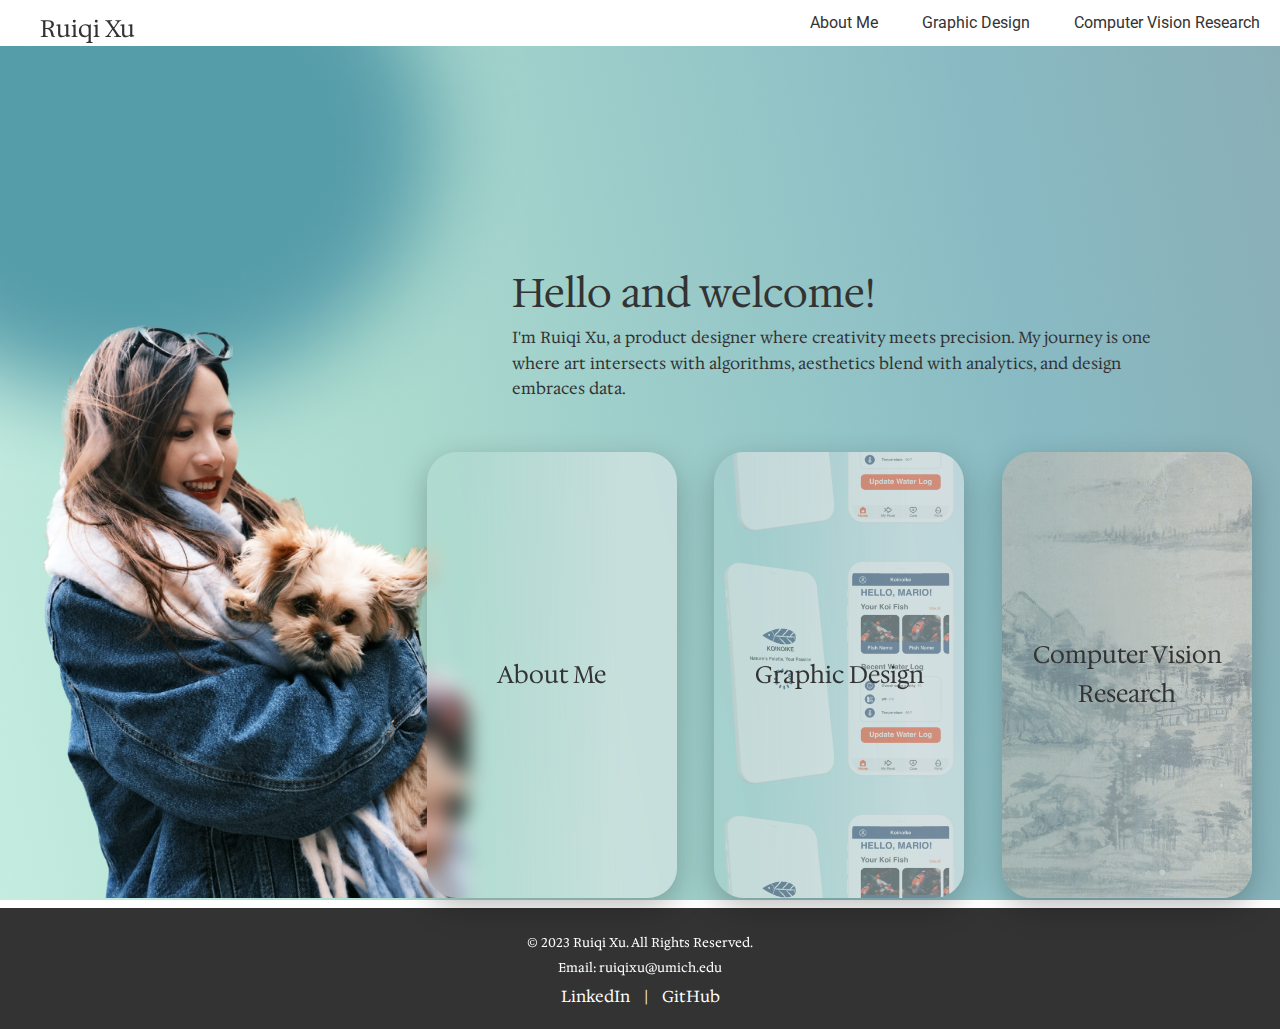
<file: index.html>
<!DOCTYPE html>
<html lang="en">

<head>
  <meta charset="UTF-8" />
  <meta name="viewport" content="width=device-width, initial-scale=1.0" />
  <title>Homepage</title>
  <link rel="stylesheet" href="./css/html5reset.css" />
  <link href="https://fonts.googleapis.com/css?family=Hedvig Letters Serif" rel="stylesheet" />
  <link href='https://fonts.googleapis.com/css?family=Roboto' rel='stylesheet'>
  <link rel="stylesheet" href="./css/style.css" />
  <link rel="stylesheet" href="./css/home.css" />

</head>

<body>
  <header>
    <div class="skip">
      <a href="about-me.html">Skip to main content</a>
    </div>
    <nav>
      <ul>
        <li id="home"><a href="index.html">Ruiqi Xu</a></li>
        <li><a href="about-me.html">About Me</a></li>
        <li><a href="graphic-design.html">Graphic Design</a></li>
        <li><a href="cv-research.html">Computer Vision Research</a></li>
      </ul>
    </nav>
  </header>
  <main>
    <div id="container">
      <img src="images/home/profile.png" id="profile" alt="profile" />
      <!-- <img
          id="profile"
          src="https://avataaars.io/?avatarStyle=Transparent&topType=LongHairStraight2&accessoriesType=Blank&hairColor=Brown&facialHairType=Blank&clotheType=Hoodie&clotheColor=PastelBlue&eyeType=Default&eyebrowType=RaisedExcited&mouthType=Smile&skinColor=Pale"
        /> -->
      <div id="intro">
        <h1>Hello and welcome! </h1>
        <p>
          I'm Ruiqi Xu, a product designer where creativity
          meets precision. My journey is one where art intersects with
          algorithms, aesthetics blend with analytics, and design embraces
          data.
        </p>
      </div>
      <div id="category">
        <div id="about-me" class="category-link">
          <h2><a href="about-me.html">About Me</a></h2>
        </div>
        <div id="graphic-design" class="category-link">
          <h2><a href="graphic-design.html">Graphic Design</a></h2>
        </div>
        <div id="computer-vision" class="category-link">
          <h2><a href="cv-research.html">Computer Vision Research</a></h2>
        </div>
      </div>
    </div>
  </main>
  <footer>
    <div class="footer-content">
      <p>© 2023 Ruiqi Xu. All Rights Reserved.</p>
      <p>Email: ruiqixu@umich.edu</p>
      <div class="social-links">
        <a href="https://www.linkedin.com/in/ruiqi-xu-473484292/">LinkedIn</a> |
        <a href="https://github.com/ruiqixu0826">GitHub</a>
      </div>
    </div>
  </footer>
</body>

</html>
</file>
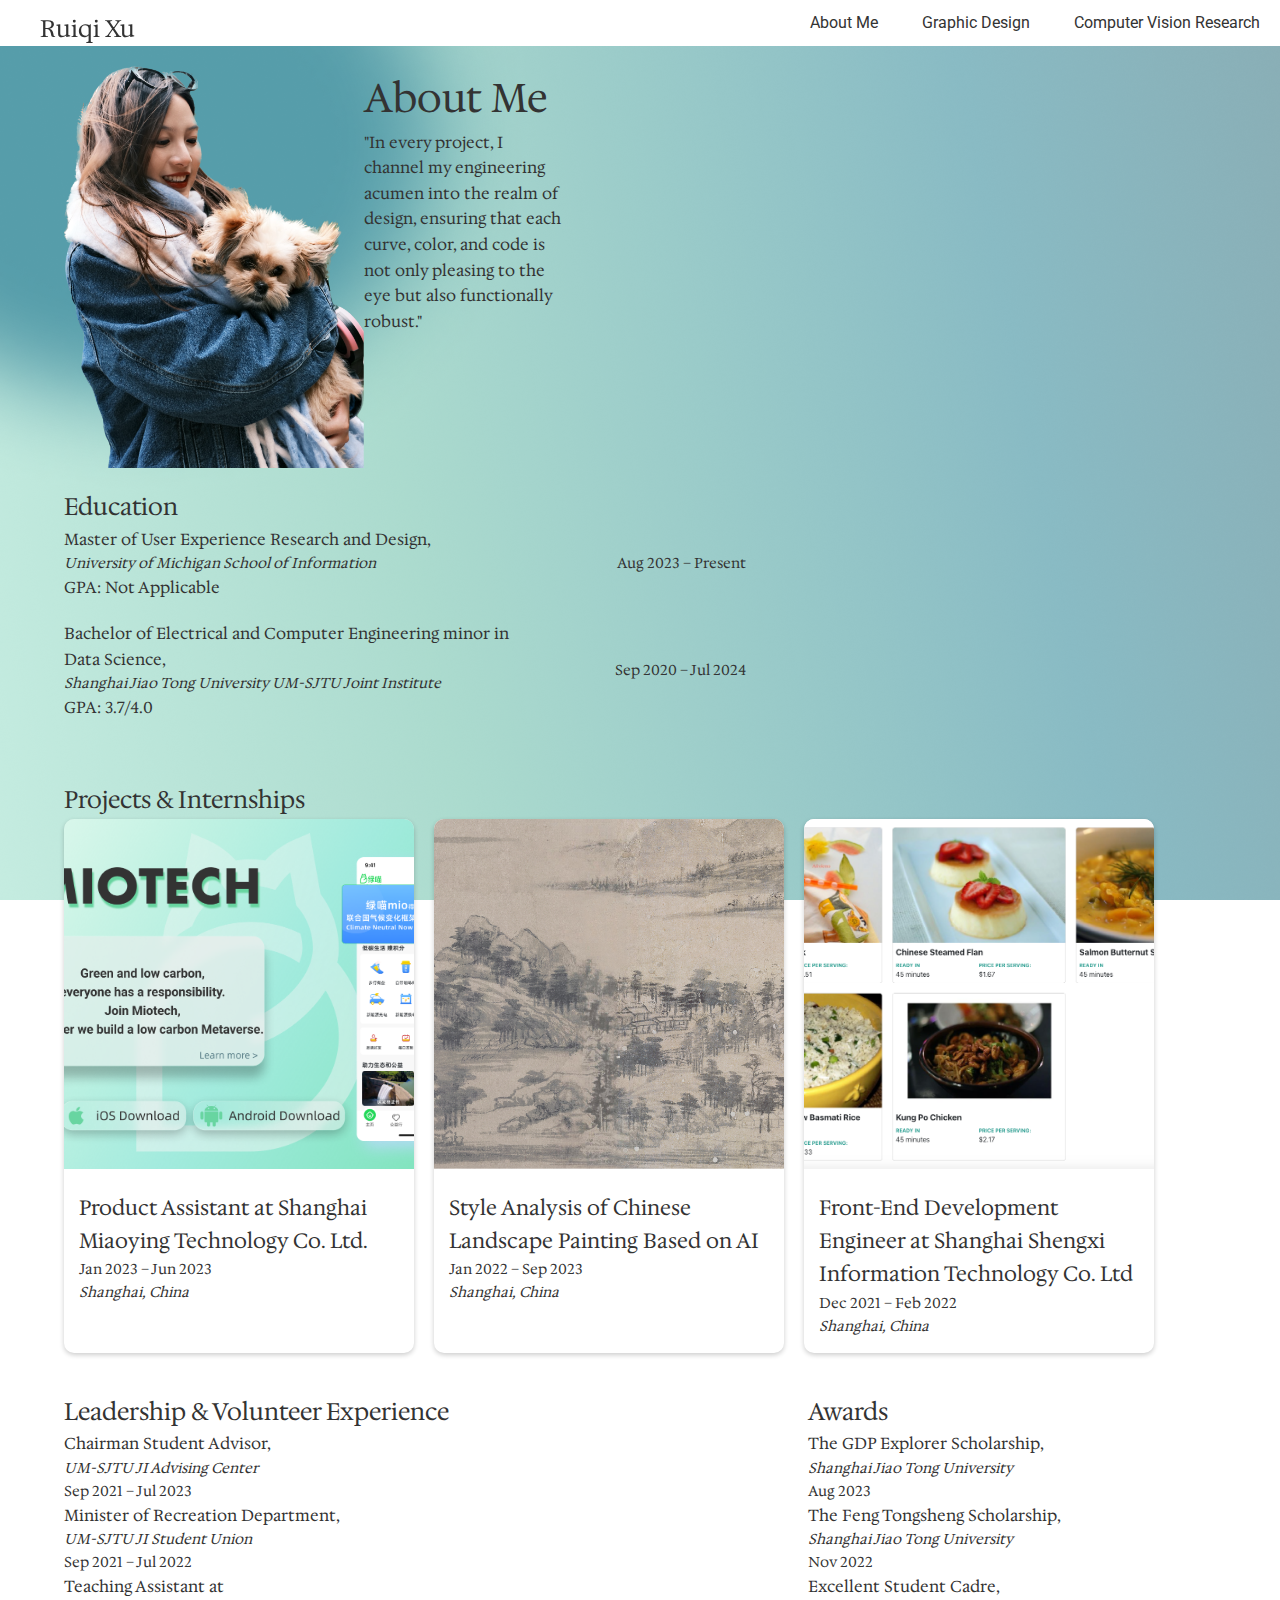
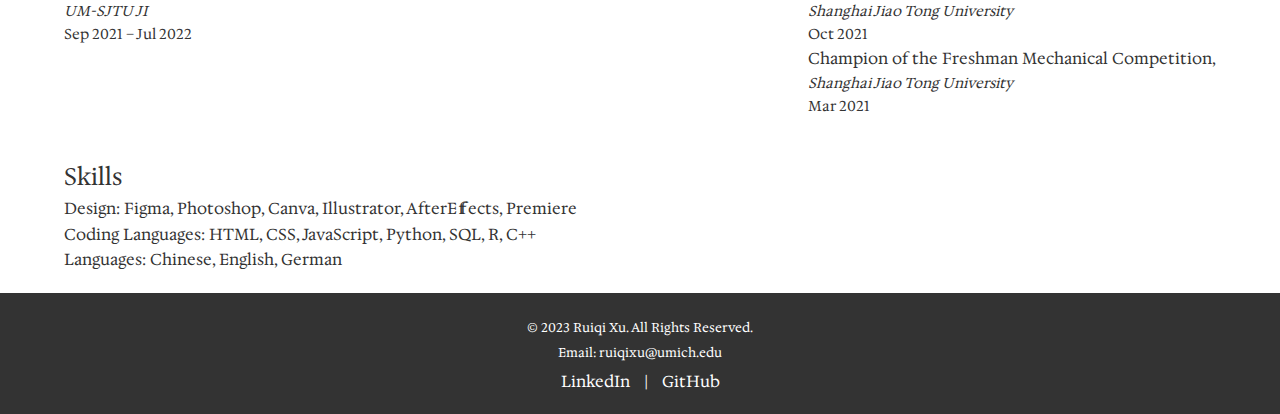
<file: about-me.html>
<!DOCTYPE html>
<html lang="en">

<head>
    <meta charset="UTF-8" />
    <meta name="viewport" content="width=device-width, initial-scale=1.0" />
    <title>About-me</title>
    <link rel="stylesheet" href="./css/html5reset.css" />
    <link href="https://fonts.googleapis.com/css?family=Hedvig Letters Serif" rel="stylesheet" />
    <link href='https://fonts.googleapis.com/css?family=Roboto' rel='stylesheet'>
    <link rel="stylesheet" href="./css/style.css" />
    <link rel="stylesheet" href="./css/about-me.css" />
</head>

<body>
    <header>
        <div class="skip">
            <a href="about-me.html">Skip to main content</a>
        </div>
        <nav>
            <ul>
                <li id="home"><a href="index.html">Ruiqi Xu</a></li>
                <li><a href="about-me.html">About Me</a></li>
                <li><a href="graphic-design.html">Graphic Design</a></li>
                <li><a href="cv-research.html">Computer Vision Research</a></li>
            </ul>
        </nav>
    </header>
    <main>

        <div id="intro-container">
            <div id="general">
                <img src="images/home/profile.png" id="profile" alt="profile" />
                <!-- <img
                    src="https://avataaars.io/?avatarStyle=Transparent&topType=LongHairStraight2&accessoriesType=Blank&hairColor=Brown&facialHairType=Blank&clotheType=Hoodie&clotheColor=PastelBlue&eyeType=Default&eyebrowType=RaisedExcited&mouthType=Smile&skinColor=Pale" /> -->

                <div id="dialog">
                    <h1>About Me</h1>

                    <p>"In every project, I channel my engineering acumen into the realm of design, ensuring that each
                        curve,
                        color, and code is not only pleasing to the eye but also functionally robust."</p>
                </div>
            </div>

            <div class="intro-section">
                <h2>Education</h2>
                <div class="education-block">
                    <div class="education-info">
                        <p>
                            Master of User Experience Research and Design,
                        <address>University of Michigan School of Information</address>
                        </p>
                        <p class="gpa">GPA: Not Applicable</p>
                    </div>
                    <div class="time-location">
                        <time datetime="2023-08">Aug 2023 – Present</time>
                    </div>
                </div>
                <div class="education-block">
                    <div class="education-info">
                        <p>
                            Bachelor of Electrical and Computer Engineering minor in Data Science,
                        <address>Shanghai Jiao Tong University UM-SJTU Joint Institute</address>
                        </p>
                        <p class="gpa">GPA: 3.7/4.0</p>
                    </div>
                    <div class="time-location">
                        <time datetime="2020-09">Sep 2020 – Jul 2024</time>
                    </div>
                </div>
            </div>

            <div class="intro-section">
                <h2>Projects & Internships</h2>
                <div class="project-cards">
                    <div class="project-card">
                        <img src="images/about-me/miotech.png" alt="Project Image" class="project-image" />
                        <div class="card-content">
                            <h3>Product Assistant at Shanghai Miaoying Technology Co. Ltd.</h3>
                            <p class="card-time"><time datetime="2023-01">Jan 2023 – Jun 2023</time></p>
                            <p class="card-location">
                            <address>Shanghai, China</address>
                        </div>
                    </div>
                    <div class="project-card">
                        <img src="images/about-me/cv.png" alt="Project Image" class="project-image" />
                        <div class="card-content">
                            <h3>Style Analysis of Chinese Landscape Painting Based on AI</h3>
                            <p class="card-time"><time datetime="2023-01">Jan 2022 – Sep 2023</time></p>
                            <p class="card-location">
                            <address>Shanghai, China</address>
                            </p>
                        </div>
                    </div>
                    <div class="project-card">
                        <img src="images/about-me/canteen.png" alt="Project Image" class="project-image" />
                        <div class="card-content">
                            <h3>Front-End Development Engineer at Shanghai Shengxi Information Technology Co. Ltd
                            </h3>
                            <p class="card-time"><time datetime="2023-01">Dec 2021 – Feb 2022</time></p>
                            <p class="card-location">
                            <address>Shanghai, China</address>
                            </p>
                        </div>
                    </div>
                </div>
            </div>

            <div class="intro-section">
                <h2>Leadership & Volunteer Experience</h2>
                <ul>
                    <li>
                        Chairman Student Advisor, <address>UM-SJTU JI Advising Center</address>
                        <time datetime="2021-09">Sep 2021 – Jul 2023</time>
                    </li>
                    <li>
                        Minister of Recreation Department, <address>UM-SJTU JI Student Union</address>
                        <time datetime="2021-09">Sep 2021 – Jul 2022</time>
                    </li>
                    <li>
                        Teaching Assistant at <address>UM-SJTU JI</address>
                        <time datetime="2021-09">Sep 2021 – Jul 2022</time>
                    </li>
                </ul>
            </div>

            <div class="intro-section">
                <h2>Awards</h2>
                <ul>
                    <li>
                        The GDP Explorer Scholarship, <address>Shanghai Jiao Tong University</address>
                        <time datetime="2023-08">Aug 2023</time>
                    </li>
                    <li>
                        The Feng Tongsheng Scholarship, <address>Shanghai Jiao Tong University</address>
                        <time datetime="2022-11">Nov 2022</time>
                    </li>
                    <li>
                        Excellent Student Cadre, <address>Shanghai Jiao Tong University</address>
                        <time datetime="2021-10">Oct 2021</time>
                    </li>
                    <li>
                        Champion of the Freshman Mechanical Competition, <address>Shanghai Jiao Tong University
                        </address>
                        <time datetime="2021-03">Mar 2021</time>
                    </li>
                </ul>
            </div>

            <div class="intro-section">
                <h2>Skills</h2>
                <p>
                    Design: Figma, Photoshop, Canva, Illustrator, AfterEffects, Premiere
                </p>
                <p>Coding Languages: HTML, CSS, JavaScript, Python, SQL, R, C++</p>
                <p>Languages: Chinese, English, German</p>
            </div>
        </div>

    </main>
    <footer>
        <div class="footer-content">
            <p>© 2023 Ruiqi Xu. All Rights Reserved.</p>
            <p>Email: ruiqixu@umich.edu</p>
            <div class="social-links">
                <a href="https://www.linkedin.com/in/ruiqi-xu-473484292/">LinkedIn</a> |
                <a href="https://github.com/ruiqixu0826">GitHub</a>
            </div>
        </div>
    </footer>

</body>

</html>
</file>
<file: css/style.css>
html {
  min-height: 100%;
  /* background-image: linear-gradient(
    to right bottom,
    rgba(87, 125, 134, 0.7) 2.71%,
    rgba(86, 157, 170, 0.7) 36.92%,
    rgba(135, 203, 185, 0.7) 73.05%,
    rgba(185, 237, 221, 0.7) 110.39%
  ); */
  background-image: url("../images/background.png");
  background-size: cover;
  background-attachment: fixed;
  background-repeat: no-repeat;
}

.skip a {
  position: absolute;
  top: -40px;
}

.skip a:focus {
  top: 0;
}

body {
  font-family: "Hedvig Letters Serif";
  line-height: 1.6;
  color: #333;
}

footer {
  background-color: #333;
  color: white;
  text-align: center;
  padding: 20px 0;
}

.footer-content {
  max-width: 800px;
  margin: 0 auto;
  padding: 0 20px;
}

.footer-content p {
  margin: 5px 0;
}

.social-links a {
  color: white;
  text-decoration: none;
  padding: 0 10px;
}

a:hover,
a:focus {
  color: #577d86;
  text-decoration: underline;
}

.social-links a:hover,
.social-links a:focus {
  text-decoration: underline;
  color: white;
  border: solid 1px white;
}

footer p {
  font-size: 0.8rem;
  position: relative;
  bottom: 0;
  width: 100%;
}

a {
  color: #333;
}

h1 {
  font-weight: bold;
  font-size: 2.5rem;
}

h2 {
  font-weight: bold;
  font-size: 1.5rem;
}

h2 a {
  text-decoration: none;
}

h3 {
  font-weight: bold;
  font-size: 1.3rem;
}

p {
  font-size: 1rem;
}

nav {
  margin-bottom: 20px;
}

nav ul li {
  display: block;
}

nav ul {
  list-style: none;
  text-align: right;
  padding: 10px 0;
  font-family: roboto;
}

nav ul li a {
  color: #333;
  text-decoration: none;
  padding: 15px 20px;
}

nav ul li a:hover,
:focus {
  color: #577d86;
  text-decoration: underline;
}

#home {
  position: absolute;
  left: 20px;
  font-family: "hedvig letters serif";
  font-size: 1.5rem;
}

@media screen and (min-width: 900px) {
  header {
    position: sticky;
    top: 0;
    z-index: 1000;
    background-color: #fff;
  }

  nav ul li {
    display: inline;
  }
}
</file>
<file: css/home.css>
#container {
  display: flex;
  flex-direction: column;
}

#profile {
  margin: 0 auto;
  width: 30%;
}

#intro {
  margin: 0 auto;
  width: 80%;
  padding: 30px 0;
}

#category {
  display: grid;
  height: 100%;
  grid-template-columns: 1fr 1fr;
  justify-items: center;
  grid-gap: 10px;
}

.category-link {
  display: grid;
  min-height: 300px;
  width: 90%;
  text-align: center;
  align-items: center;
  justify-content: center;
  background: linear-gradient(
    90deg,
    rgba(238, 238, 238, 0.1) 14.54%,
    rgba(237, 237, 237, 0.5) 77.51%
  );
  box-shadow: 0px 10px 30px rgba(0, 0, 0, 0.25);
  backdrop-filter: blur(10px);
  /* Note: backdrop-filter has minimal browser support */
  border-radius: 30px;
}

.category-link:hover,
:focus {
  transform: scale(1.05);
}

.category-link h2 {
  z-index: 100;
}

#graphic-design::before {
  content: ""; /* 必须设置，即使没有内容 */
  position: absolute; /* 绝对定位相对于父元素 */
  top: 0;
  left: 0;
  right: 0;
  bottom: 0;
  background: url("../images/home/ui_pre.png") center/contain repeat; /* 设置背景图片 */
  opacity: 0.5; /* 设置透明度为50% */
  border-radius: inherit; /* 继承父元素的圆角 */
}

#computer-vision::before {
  content: ""; /* 必须设置，即使没有内容 */
  position: absolute; /* 绝对定位相对于父元素 */
  top: 0;
  left: 0;
  right: 0;
  bottom: 0;
  background: url("../images/about-me/cv.png") center/cover; /* 设置背景图片 */
  opacity: 0.5; /* 设置透明度为50% */
  border-radius: inherit; /* 继承父元素的圆角 */
}

@media screen and (min-width: 900px) {
  #container {
    display: grid;
    min-height: calc(100vh - 58px);
    grid-template-columns: 1fr 1fr 1fr;
    justify-content: center;
    overflow: visible;
    align-items: end;
    padding-bottom: 10px;
  }

  #profile {
    display: grid;
    width: 100%;
    position: relative;
    left: 10%;
    grid-column: 1;
    grid-row: 1 / span 2;
  }

  #intro {
    display: grid;
    grid-column: 2 / -1;
    grid-row: 1;
    width: 80%;
    padding: 50px 0;
  }

  #category {
    display: grid;
    grid-column: 2 / -1;
    grid-template-columns: 1fr 1fr 1fr;
    justify-content: center;
    align-items: stretch;
    justify-items: start;
    grid-row: 2;
    width: 100%;
  }
}
</file>
<file: css/about-me.css>
/* added */
#intro-container {
  margin: 0 auto;
  width: 90%;
  display: flex;
  justify-content: space-between;
  align-items: flex-start;
  flex-wrap: wrap;
}

.intro-section {
  padding: 20px 0;
}

#general {
  display: grid;
  grid-template-columns: 1fr 1fr;
  align-items: stretch;
}

#profile {
  grid-column: 1;
  width: 300px;
}

#dialog {
  grid-column: 2;
  width: 200px;
}

.education-block,
.project-item {
  display: flex;
  justify-content: space-between;
  align-items: center;
  margin-bottom: 20px;
}

.education-info,
.project-info {
  flex-basis: 70%;
}

.project-item img {
  max-width: 500px;
}

.time-location {
  flex-basis: 30%;
  text-align: right;
}

time,
address {
  font-size: 0.9em;
  color: #333;
  display: block; /* 使时间和地址各占一行 */
}

address {
  font-style: italic;
}

.gpa {
  font-weight: bold;
}

#more {
  display: flex;
  flex-direction: column;
  align-items: center;
}

.project-cards {
  display: flex;
  flex-wrap: wrap;
  justify-content: flex-start;
  gap: 20px; /* 卡片之间的间隔 */
}

.project-card {
  background-color: #fff;
  border-radius: 10px;
  box-shadow: 0 2px 5px rgba(0, 0, 0, 0.2);
  overflow: hidden;
  width: 350px; /* 或者根据需求调整 */
}

.project-image {
  height: 350px;
  overflow: hidden;
  object-fit: cover;
}

.card-content {
  padding: 15px;
}

.card-content h3 {
  margin-top: 0;
}
</file>
